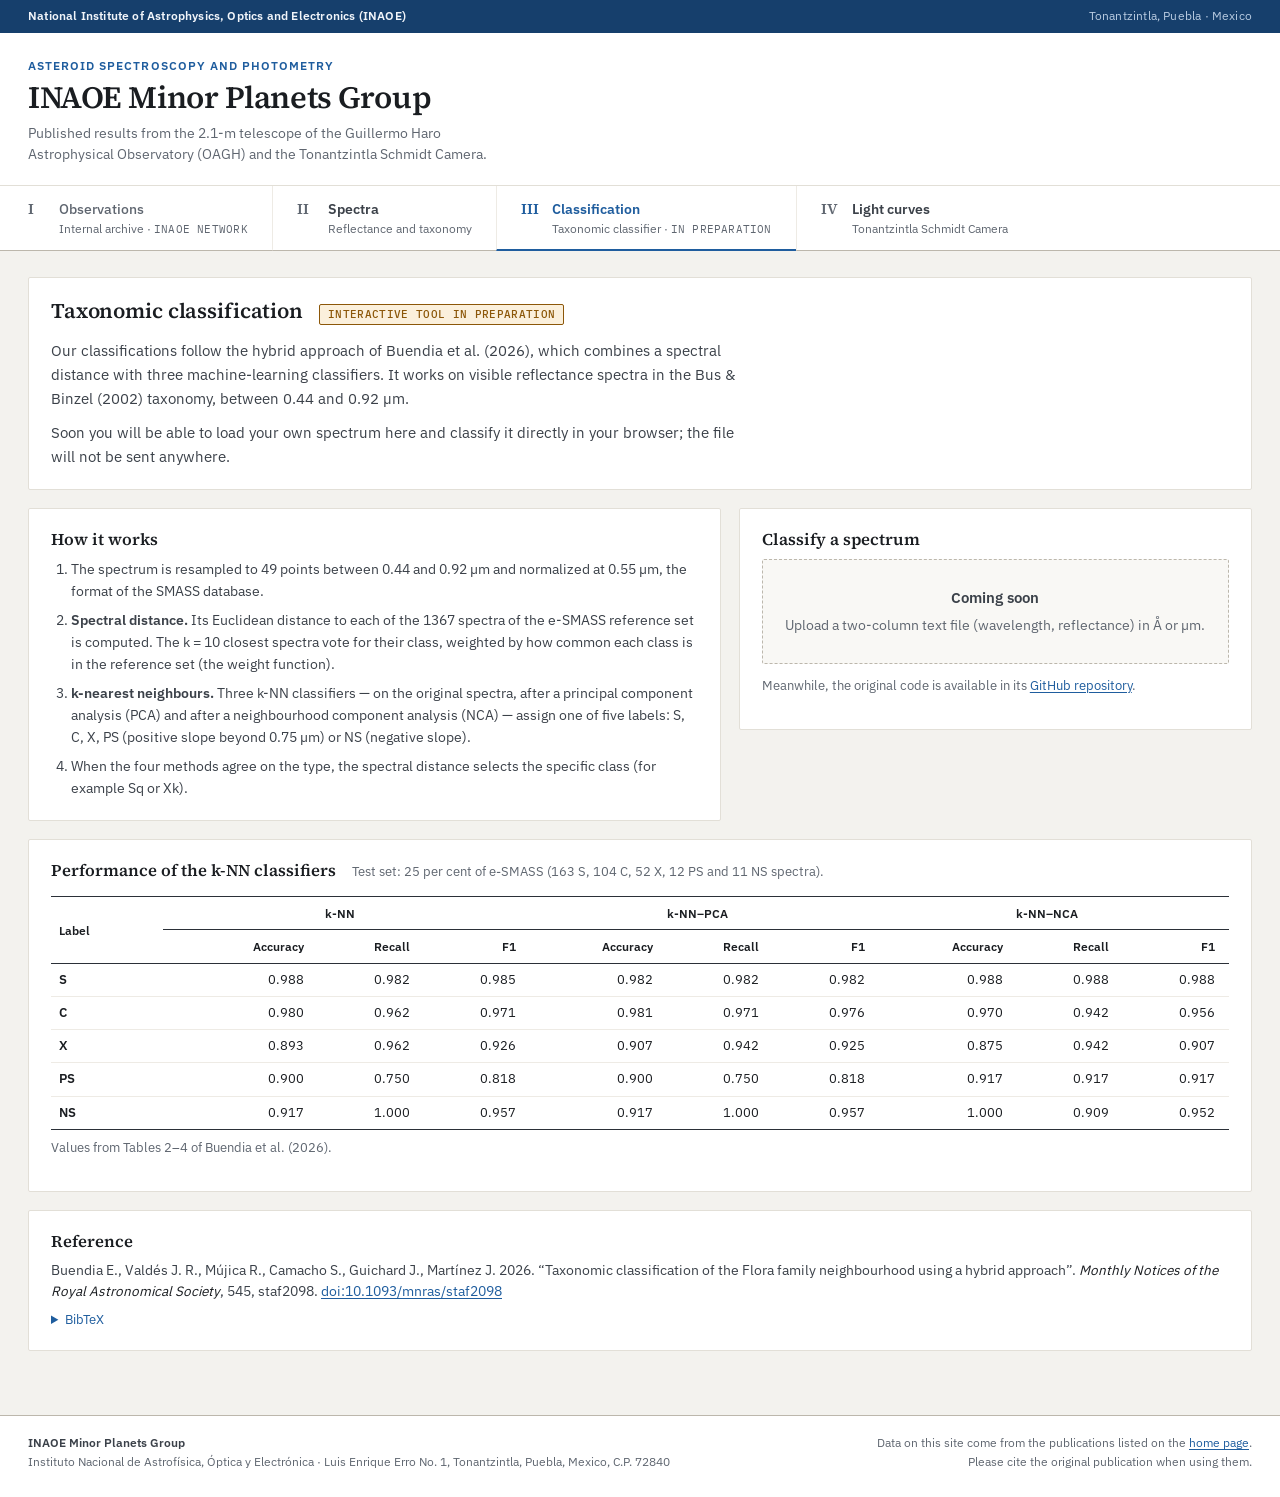
<file: classification/index.html>
<!doctype html>
<html lang="en">
<head>
<meta charset="utf-8">
<meta name="viewport" content="width=device-width, initial-scale=1">
<title>Classification · INAOE Minor Planets Group</title>
<meta name="description" content="Hybrid taxonomic classification of asteroid spectra: spectral distance with a weight function and three k-nearest-neighbour classifiers.">
<link rel="icon" href="../assets/favicon.svg" type="image/svg+xml">
<link rel="stylesheet" href="../estilo/fuentes.css">
<link rel="stylesheet" href="../estilo/portal.css">
<link rel="stylesheet" href="../assets/site.css">
</head>
<body>
<div id="cabecera"></div>
<main class="ancho" id="contenido"><p class="sub">Loading…</p></main>
<div id="pie"></div>
<script src="../assets/common.js"></script>
<script src="../assets/classification.js"></script>
</body>
</html>
</file>
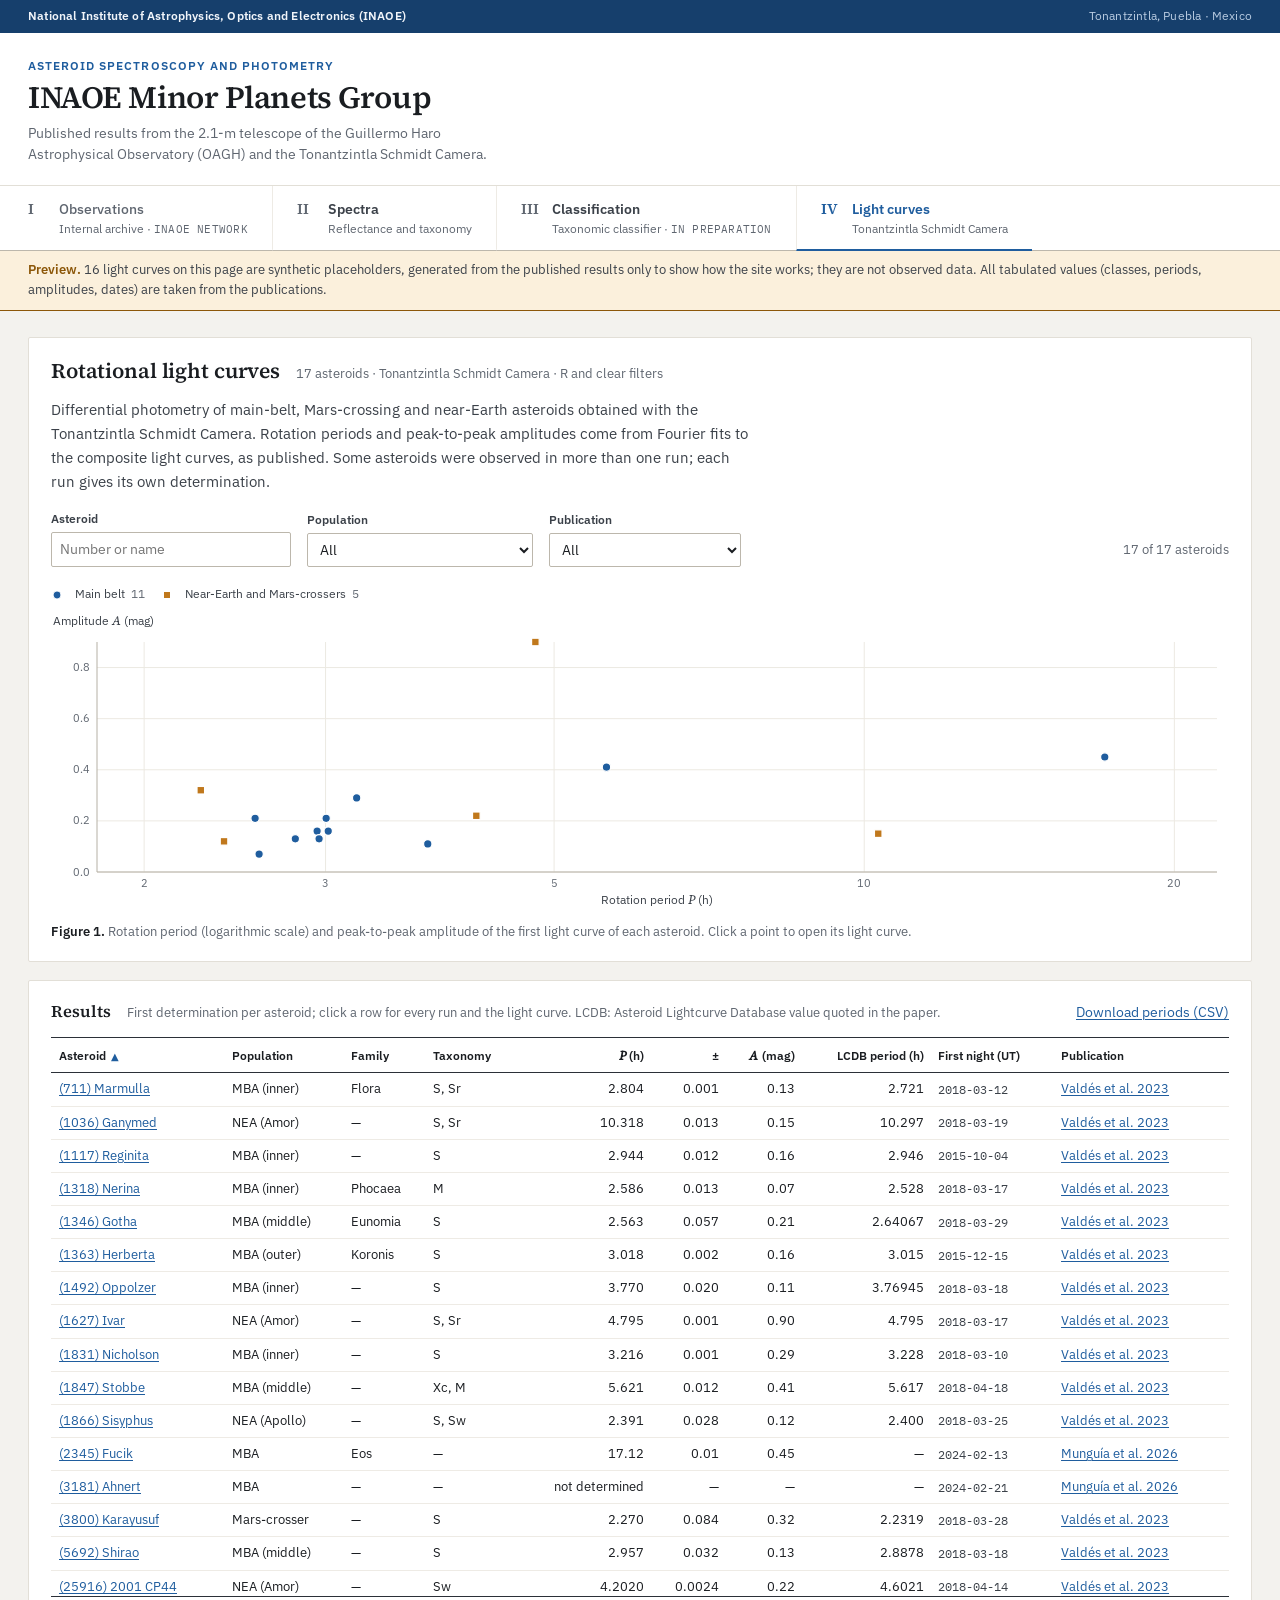
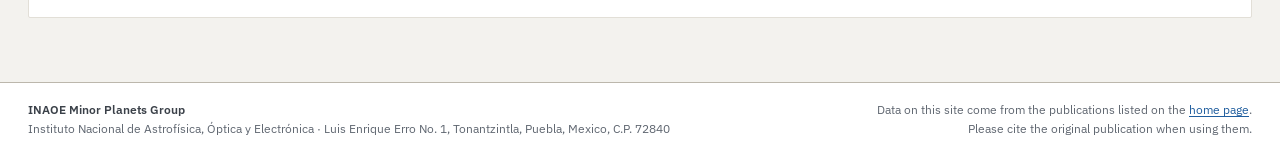
<file: lightcurves/index.html>
<!doctype html>
<html lang="en">
<head>
<meta charset="utf-8">
<meta name="viewport" content="width=device-width, initial-scale=1">
<title>Light curves · INAOE Minor Planets Group</title>
<meta name="description" content="Rotation periods and light-curve amplitudes of asteroids observed with the Tonantzintla Schmidt Camera.">
<link rel="icon" href="../assets/favicon.svg" type="image/svg+xml">
<link rel="stylesheet" href="../estilo/fuentes.css">
<link rel="stylesheet" href="../estilo/portal.css">
<link rel="stylesheet" href="../assets/site.css">
</head>
<body>
<div id="cabecera"></div>
<main class="ancho" id="contenido"><p class="sub">Loading…</p></main>
<div id="pie"></div>
<script src="../assets/common.js"></script>
<script src="../assets/lightcurves.js"></script>
</body>
</html>
</file>
<file: estilo/fuentes.css>
/* Tipografías del portal, incrustadas para que funcionen sin internet y al abrir con doble clic.
   IBM Plex Sans, IBM Plex Mono y Source Serif 4 — SIL Open Font License 1.1 */
@font-face{font-family:'IBM Plex Sans';font-style:normal;font-weight:400;font-display:swap;src:url([data-uri]) format('woff2');unicode-range:U+0000-00FF,U+0131,U+0152-0153,U+02BB-02BC,U+02C6,U+02DA,U+02DC,U+0304,U+0308,U+0329,U+2000-206F,U+20AC,U+2122,U+2191,U+2193,U+2212,U+2215,U+FEFF,U+FFFD}
@font-face{font-family:'IBM Plex Sans';font-style:normal;font-weight:500;font-display:swap;src:url([data-uri]) format('woff2');unicode-range:U+0000-00FF,U+0131,U+0152-0153,U+02BB-02BC,U+02C6,U+02DA,U+02DC,U+0304,U+0308,U+0329,U+2000-206F,U+20AC,U+2122,U+2191,U+2193,U+2212,U+2215,U+FEFF,U+FFFD}
@font-face{font-family:'IBM Plex Sans';font-style:normal;font-weight:600;font-display:swap;src:url([data-uri]) format('woff2');unicode-range:U+0000-00FF,U+0131,U+0152-0153,U+02BB-02BC,U+02C6,U+02DA,U+02DC,U+0304,U+0308,U+0329,U+2000-206F,U+20AC,U+2122,U+2191,U+2193,U+2212,U+2215,U+FEFF,U+FFFD}
@font-face{font-family:'IBM Plex Sans';font-style:normal;font-weight:400;font-display:swap;src:url([data-uri]) format('woff2');unicode-range:U+0370-0377,U+037A-037F,U+0384-038A,U+038C,U+038E-03A1,U+03A3-03FF}
@font-face{font-family:'IBM Plex Mono';font-style:normal;font-weight:400;font-display:swap;src:url([data-uri]) format('woff2');unicode-range:U+0000-00FF,U+0131,U+0152-0153,U+02BB-02BC,U+02C6,U+02DA,U+02DC,U+0304,U+0308,U+0329,U+2000-206F,U+20AC,U+2122,U+2191,U+2193,U+2212,U+2215,U+FEFF,U+FFFD}
@font-face{font-family:'IBM Plex Mono';font-style:normal;font-weight:500;font-display:swap;src:url([data-uri]) format('woff2');unicode-range:U+0000-00FF,U+0131,U+0152-0153,U+02BB-02BC,U+02C6,U+02DA,U+02DC,U+0304,U+0308,U+0329,U+2000-206F,U+20AC,U+2122,U+2191,U+2193,U+2212,U+2215,U+FEFF,U+FFFD}
@font-face{font-family:'IBM Plex Mono';font-style:normal;font-weight:600;font-display:swap;src:url([data-uri]) format('woff2');unicode-range:U+0000-00FF,U+0131,U+0152-0153,U+02BB-02BC,U+02C6,U+02DA,U+02DC,U+0304,U+0308,U+0329,U+2000-206F,U+20AC,U+2122,U+2191,U+2193,U+2212,U+2215,U+FEFF,U+FFFD}
@font-face{font-family:'Source Serif 4';font-style:normal;font-weight:600;font-display:swap;src:url([data-uri]) format('woff2');unicode-range:U+0000-00FF,U+0131,U+0152-0153,U+02BB-02BC,U+02C6,U+02DA,U+02DC,U+0304,U+0308,U+0329,U+2000-206F,U+20AC,U+2122,U+2191,U+2193,U+2212,U+2215,U+FEFF,U+FFFD}
@font-face{font-family:'Source Serif 4';font-style:italic;font-weight:400;font-display:swap;src:url([data-uri]) format('woff2');unicode-range:U+0000-00FF,U+0131,U+0152-0153,U+02BB-02BC,U+02C6,U+02DA,U+02DC,U+0304,U+0308,U+0329,U+2000-206F,U+20AC,U+2122,U+2191,U+2193,U+2212,U+2215,U+FEFF,U+FFFD}
@font-face{font-family:'Source Serif 4';font-style:italic;font-weight:400;font-display:swap;src:url([data-uri]) format('woff2');unicode-range:U+0370-0377,U+037A-037F,U+0384-038A,U+038C,U+038E-03A1,U+03A3-03FF}
</file>
<file: estilo/portal.css>
/* =====================================================================
   portal.css — Sistema visual del portal de planetas menores (módulos I–IV)
   Fuente única: repositorio público, carpeta estilo/. Los demás sitios lo incluyen
   tal cual (submódulo de git); no editar copias.
   ===================================================================== */
:root{
  color-scheme: light;
  /* Superficies: papel cálido, no gris frío */
  --bg:#f3f2ee; --surface:#ffffff; --surface-2:#f9f8f5; --surface-3:#efede7;
  --line:#e2dfd7; --line-soft:#eeebe5; --line-strong:#bcb7ac; --rule:#2b3038;
  --ink:#1a1d21; --ink-2:#3b4149; --muted:#5f6670;
  /* Identidad: azul INAOE */
  --band:#163f6c; --band-ink:#f1f5fa; --band-muted:#b8cbe1;
  --accent:#1f5d9e; --accent-hover:#174a80; --accent-soft:#e9f0f8; --on-accent:#ffffff;
  /* Resaltado puntual (objeto consultado) */
  --hl:#c8432a;
  /* Estados */
  --ok:#2a6a45; --ok-soft:#e5f1ea; --warn:#8c5709; --warn-soft:#fbf0dc; --bad:#a3392b; --bad-soft:#fbe9e5;
  /* Figuras (paleta validada para daltonismo) */
  --viz-neo:#1f5d9e; --viz-mca:#c0781c; --viz-mba:#a6acb4; --viz-grid:#ece9e2; --viz-axis:#b5b0a5; --viz-band:#f8f7f3;
  --font-serif:"Source Serif 4", Georgia, "Times New Roman", serif;
  --font-sans:"IBM Plex Sans", "Segoe UI", system-ui, -apple-system, Arial, sans-serif;
  --font-mono:"IBM Plex Mono", ui-monospace, SFMono-Regular, Consolas, "Liberation Mono", monospace;
  --r:2px;
}
@media (prefers-color-scheme: dark){
  :root{
    color-scheme: dark;
    --bg:#0e1217; --surface:#151a21; --surface-2:#1a2029; --surface-3:#222934;
    --line:#2a323d; --line-soft:#212831; --line-strong:#46505d; --rule:#c5ccd4;
    --ink:#e6e9ed; --ink-2:#c4cad2; --muted:#97a1ad;
    --band:#0f2a48; --band-ink:#e8eef5; --band-muted:#9fb5cf;
    --accent:#6fa3dd; --accent-hover:#8db7e6; --accent-soft:#1a2a3d; --on-accent:#0b1826;
    --hl:#e0664b;
    --ok:#6cc495; --ok-soft:#15301f; --warn:#e3a65a; --warn-soft:#352512; --bad:#ee8a7d; --bad-soft:#3a1f1b;
    --viz-neo:#5b93d4; --viz-mca:#c4862f; --viz-mba:#5b6470; --viz-grid:#232a34; --viz-axis:#4a5461; --viz-band:#181d25;
  }
}
*{box-sizing:border-box}
html,body{margin:0}
body{
  background:var(--bg); color:var(--ink);
  font:14px/1.55 var(--font-sans);
  -webkit-font-smoothing:antialiased; text-rendering:optimizeLegibility;
}
button,input,select{font:inherit; color:inherit}
a{color:var(--accent); text-decoration:underline; text-decoration-thickness:1px; text-underline-offset:2px}
a:hover{color:var(--accent-hover)}
var{font-family:var(--font-serif); font-style:italic; font-size:1.08em; letter-spacing:.01em}
.mono{font-family:var(--font-mono); font-size:.93em}
.ancho{max-width:1360px; margin:0 auto; padding-left:28px; padding-right:28px}
input:focus-visible,select:focus-visible,button:focus-visible,a:focus-visible{outline:2px solid var(--accent); outline-offset:1px}

/* ---------- Encabezado institucional ---------- */
.banda{background:var(--band); color:var(--band-ink); font-size:12px; letter-spacing:.015em}
.banda .ancho{display:flex; justify-content:space-between; gap:6px 24px; padding-top:7px; padding-bottom:7px; flex-wrap:wrap}
.banda .inst{font-weight:600}
.banda .sede{color:var(--band-muted)}
.cab{background:var(--surface); border-bottom:1px solid var(--line-strong)}
.titulo{display:flex; justify-content:space-between; align-items:flex-end; gap:20px 40px; padding-top:24px; padding-bottom:20px; flex-wrap:wrap}
.kicker{font-size:11.5px; font-weight:600; letter-spacing:.09em; text-transform:uppercase; color:var(--accent); margin-bottom:6px}
.marca h1{margin:0; font-family:var(--font-serif); font-weight:600; font-size:31px; line-height:1.12; letter-spacing:-.014em; color:var(--ink)}
.marca .desc{margin:8px 0 0; color:var(--muted); font-size:13.5px; max-width:62ch}
/* Tarjeta tipo encabezado FITS con el estado de la base */
.fits{
  margin:0; font-family:var(--font-mono); font-size:11.5px; line-height:1.65; color:var(--ink-2);
  background:var(--surface-2); border:1px solid var(--line); border-left:3px solid var(--accent);
  padding:8px 16px 8px 14px; white-space:pre; overflow-x:auto; max-width:100%;
}
.fits .k{color:var(--ink); font-weight:500}
.fits .c{color:var(--muted)}
.fits .v{color:var(--accent)}

/* Módulos del portal (I–IV) */
.modulos{display:flex; flex-wrap:wrap; border-top:1px solid var(--line)}
.mod{display:flex; align-items:baseline; gap:10px; padding:11px 24px 12px 0; text-decoration:none; color:var(--muted); border-bottom:2px solid transparent; margin-bottom:-1px}
.mod + .mod{padding-left:24px; border-left:1px solid var(--line-soft)}
.mod .num{font-family:var(--font-serif); font-weight:600; font-size:15px; color:var(--muted); min-width:1.4em}
.mod b{display:block; font-weight:600; font-size:13.5px; line-height:1.3; color:var(--ink-2)}
.mod small{display:block; font-size:11.5px; color:var(--muted); margin-top:1px}
.mod.activo{border-bottom-color:var(--accent)}
.mod.activo b, .mod.activo .num{color:var(--accent)}
a.mod:hover b{color:var(--accent)}
.mod.prox{cursor:default}
.mod.prox b{color:var(--muted); font-weight:500}
.estado{font-family:var(--font-mono); font-size:10.5px; letter-spacing:.02em; text-transform:uppercase}

/* Pestañas del módulo (fijas al hacer scroll) */
.pestanas{position:sticky; top:0; z-index:20; background:var(--surface-2); border-bottom:1px solid var(--line-strong)}
.pestanas .ancho{display:flex; align-items:stretch}
.pestanas .contexto{font-family:var(--font-serif); font-weight:600; color:var(--muted); font-size:13.5px; align-self:center; padding-right:18px; margin-right:8px; border-right:1px solid var(--line); white-space:nowrap}
nav[role=tablist]{display:flex; gap:2px; overflow-x:auto}
nav[role=tablist] button{
  background:none; border:0; padding:11px 14px 9px; cursor:pointer; color:var(--ink-2);
  border-bottom:2px solid transparent; font-weight:500; font-size:13.5px; white-space:nowrap;
}
nav[role=tablist] button:hover{color:var(--accent)}
nav[role=tablist] button[aria-selected=true]{color:var(--accent); border-bottom-color:var(--accent); font-weight:600}
nav .cuenta{
  display:inline-block; padding:0 6px; margin-left:6px; border-radius:var(--r);
  background:var(--warn-soft); color:var(--warn); font-family:var(--font-mono); font-size:11px; font-weight:600;
}

main{padding-top:26px; padding-bottom:64px}
.vista{display:none}
.vista.activa{display:block}
h2{font-family:var(--font-serif); font-weight:600; font-size:21px; line-height:1.25; margin:0 0 10px; letter-spacing:-.006em; color:var(--ink)}
h3{font-family:var(--font-serif); font-weight:600; font-size:16.5px; line-height:1.3; margin:0 0 8px; color:var(--ink)}
.sub{color:var(--muted); font-size:13px}
.panel{background:var(--surface); border:1px solid var(--line); border-radius:var(--r); padding:20px 22px}
.pila > * + *{margin-top:18px}
.cab-seccion{display:flex; align-items:baseline; gap:8px 16px; flex-wrap:wrap; margin-bottom:14px}
.cab-seccion h2, .cab-seccion h3{margin:0}
.cab-seccion .sub{margin:0}
.cab-seccion .der{margin-left:auto}

/* ---------- Buscador ---------- */
.fila-busqueda{display:flex; align-items:center; gap:10px 18px; flex-wrap:wrap}
.buscador{position:relative; flex:1 1 520px; max-width:720px}
.buscador::before{
  content:""; position:absolute; left:14px; top:50%; width:15px; height:15px; transform:translateY(-50%);
  background:var(--muted); pointer-events:none;
  -webkit-mask:url("data:image/svg+xml,%3Csvg xmlns='http://www.w3.org/2000/svg' viewBox='0 0 16 16'%3E%3Ccircle cx='6.5' cy='6.5' r='5' fill='none' stroke='black' stroke-width='1.7'/%3E%3Cpath d='M10.3 10.3 15 15' stroke='black' stroke-width='1.7' stroke-linecap='round'/%3E%3C/svg%3E") center/contain no-repeat;
          mask:url("data:image/svg+xml,%3Csvg xmlns='http://www.w3.org/2000/svg' viewBox='0 0 16 16'%3E%3Ccircle cx='6.5' cy='6.5' r='5' fill='none' stroke='black' stroke-width='1.7'/%3E%3Cpath d='M10.3 10.3 15 15' stroke='black' stroke-width='1.7' stroke-linecap='round'/%3E%3C/svg%3E") center/contain no-repeat;
}
.buscador input{
  width:100%; padding:11px 14px 11px 40px; font-size:15.5px;
  border:1px solid var(--line-strong); border-radius:var(--r); background:var(--surface);
}
.buscador input:focus-visible{outline-offset:0; border-color:var(--accent)}
.sugerencias{
  position:absolute; left:0; right:0; top:100%; margin-top:3px; background:var(--surface);
  border:1px solid var(--line-strong); border-radius:var(--r);
  box-shadow:0 8px 24px rgba(20,24,30,.14);
  list-style:none; margin-left:0; padding:3px; z-index:15; max-height:420px; overflow:auto;
}
.sugerencias li{padding:7px 10px; border-radius:var(--r); cursor:pointer; display:flex; justify-content:space-between; align-items:baseline; gap:12px}
.sugerencias li[aria-selected=true], .sugerencias li:hover{background:var(--accent-soft)}
.sugerencias small{color:var(--muted); font-family:var(--font-mono); font-size:11.5px}
.ayuda{color:var(--muted); font-size:13px; margin:8px 0 0}
.enlace{background:none; border:0; padding:0; color:var(--accent); cursor:pointer; text-decoration:underline; text-underline-offset:2px; font-size:13px}

/* ---------- Ficha de objeto ---------- */
.ficha-cab{display:flex; align-items:baseline; gap:10px 14px; flex-wrap:wrap; padding-bottom:12px; border-bottom:1px solid var(--line)}
.ficha-cab h2{font-size:27px; margin:0; letter-spacing:-.012em}
.ficha-cab .id{font-family:var(--font-mono); font-size:12px; color:var(--muted)}
.ficha-cab .etiquetas{margin:0 0 0 auto}
.etiquetas{display:flex; gap:6px; flex-wrap:wrap; margin-top:10px}
.etq{font-size:12px; padding:1px 8px; border-radius:var(--r); background:var(--surface); border:1px solid var(--line-strong); color:var(--ink-2); font-weight:500; white-space:nowrap}
.etq.neo{background:var(--accent-soft); border-color:var(--accent); color:var(--accent); font-family:var(--font-mono); font-weight:600; letter-spacing:.03em}
.etq.pha{background:var(--bad-soft); border-color:var(--bad); color:var(--bad); font-family:var(--font-mono); font-weight:600; letter-spacing:.03em}
.ficha-cuerpo{display:grid; grid-template-columns:minmax(0,1fr) minmax(0,1fr); gap:24px 36px; margin-top:18px; align-items:start}
/* Parámetros: tabla tipo artículo, variables en itálica */
.datos{display:grid; grid-template-columns:repeat(4,minmax(0,1fr)); margin:0; border-top:1.5px solid var(--rule); border-bottom:1.5px solid var(--rule)}
.datos div{padding:8px 12px 9px 0; border-bottom:1px solid var(--line-soft)}
.datos div:nth-last-child(-n+4){border-bottom:0}
.datos dt{font-size:12px; color:var(--muted)}
.datos dt var{color:var(--ink)}
.datos dd{margin:3px 0 0; font-family:var(--font-mono); font-size:15px; font-weight:500; color:var(--ink)}
.resumen-obs{margin:14px 0 0; color:var(--ink-2); font-size:13.5px}
.resumen-obs .alias{display:block; margin-top:4px; color:var(--muted); font-size:12.5px}

/* ---------- Figuras ---------- */
.fig{margin:0}
.fig .lienzo{position:relative; width:100%}
.fig svg{display:block; overflow:visible}
.fig figcaption{margin-top:10px; font-size:12.5px; color:var(--muted); line-height:1.5}
.fig figcaption b{color:var(--ink); font-weight:600}
.fig-cab{display:flex; align-items:center; gap:8px 18px; flex-wrap:wrap; margin-bottom:8px}
.leyenda{display:flex; gap:4px 16px; flex-wrap:wrap; font-size:12px; color:var(--ink-2)}
.leyenda span{display:inline-flex; align-items:center; gap:6px; white-space:nowrap}
.leyenda i{display:inline-block; width:8px; height:8px; border-radius:50%}
.leyenda .n{color:var(--muted); font-variant-numeric:tabular-nums}
.alternar{margin-left:auto; display:inline-flex; border:1px solid var(--line-strong); border-radius:var(--r); overflow:hidden}
.alternar button{border:0; background:var(--surface); padding:2px 10px; font-size:12px; cursor:pointer; color:var(--ink-2)}
.alternar button + button{border-left:1px solid var(--line-strong)}
.alternar button[aria-pressed=true]{background:var(--accent-soft); color:var(--accent); font-weight:600}
.viz text{font-family:var(--font-sans); font-size:11px; fill:var(--muted); font-variant-numeric:tabular-nums}
.viz .titulo-eje{font-size:11.5px; fill:var(--ink-2)}
.viz .grid line{stroke:var(--viz-grid); stroke-width:1}
.viz .eje{stroke:var(--viz-axis); stroke-width:1}
.viz .umbral{stroke:var(--muted); stroke-width:1; stroke-dasharray:3 3; fill:none; opacity:.7}
.viz .barra-dato{fill:var(--accent)}
.viz .col:hover .barra-dato, .viz .col:focus .barra-dato{fill:var(--accent-hover)}
.viz .col:focus{outline:none}
.viz .col:focus .zona{stroke:var(--accent); stroke-width:1}
.viz .zona{fill:transparent; cursor:pointer}
.viz .fuera{fill:var(--warn)}
.tip{
  position:fixed; pointer-events:none; z-index:60; background:var(--surface); color:var(--ink);
  border:1px solid var(--line-strong); box-shadow:0 6px 18px rgba(20,24,30,.16);
  padding:6px 10px 7px; font-size:12px; border-radius:var(--r); max-width:280px; line-height:1.45;
}
.tip strong{display:block; font-size:13px; font-weight:600}
.tip span{display:block; color:var(--muted)}
.tip .mono{color:var(--ink-2)}
.rejilla-2{display:grid; grid-template-columns:minmax(0,1.35fr) minmax(0,1fr); gap:18px; align-items:start}
.notas{margin:12px 0 0; padding:9px 12px; font-size:12.5px; color:var(--ink-2); background:var(--warn-soft); border-left:3px solid var(--warn)}
details.datos-fig{margin-top:10px; font-size:12.5px}
details.datos-fig summary{cursor:pointer; color:var(--accent); width:max-content}
details.datos-fig table{margin-top:8px; width:auto}

/* ---------- Tablas (estilo booktabs) ---------- */
.barra{display:flex; align-items:center; gap:8px; flex-wrap:wrap; margin-bottom:10px}
.barra .sub{margin-right:auto}
.btn{
  border:1px solid var(--line-strong); background:var(--surface); color:var(--ink-2);
  padding:5px 12px; border-radius:var(--r); cursor:pointer;
  font-size:13px; font-weight:500; transition:border-color .1s, color .1s, background .1s;
}
.btn:hover{border-color:var(--accent); color:var(--accent)}
.btn.primario{background:var(--accent); border-color:var(--accent); color:var(--on-accent); font-weight:600}
.btn.primario:hover{background:var(--accent-hover); border-color:var(--accent-hover); color:var(--on-accent)}
.btn:disabled{opacity:.42; cursor:default; color:var(--ink-2); border-color:var(--line-strong)}
.btn.primario:disabled{color:var(--on-accent); background:var(--accent); border-color:var(--accent)}
.tabla-cont{overflow:auto; max-height:560px; background:var(--surface); border-top:1.5px solid var(--rule); border-bottom:1.5px solid var(--rule)}
table{border-collapse:separate; border-spacing:0; width:100%; font-size:13px}
th,td{padding:6px 14px 6px 0; text-align:left; white-space:nowrap}
th:first-child, td:first-child{padding-left:8px}
td{border-bottom:1px solid var(--line-soft)}
tbody tr:last-child td{border-bottom:0}
thead th{
  position:sticky; top:0; z-index:1; background:var(--surface);
  font-weight:600; font-size:12px; color:var(--ink); padding-top:8px; padding-bottom:7px;
  box-shadow:inset 0 -1px 0 var(--rule); cursor:pointer; user-select:none;
}
thead th:hover{color:var(--accent)}
thead th.sel{cursor:default; width:32px}
thead th[data-orden]::after{content:attr(data-orden); margin-left:5px; color:var(--accent); font-size:10px}
th.num, td.num{text-align:right}
td.num{font-variant-numeric:tabular-nums}
td.mono{font-family:var(--font-mono); font-size:12.3px; color:var(--ink-2)}
tbody tr:hover{background:var(--accent-soft)}
tbody tr.marcada{background:var(--accent-soft)}
tbody tr.clic{cursor:pointer}
tbody tr.activa{box-shadow:inset 3px 0 0 var(--accent); background:var(--accent-soft)}
table.simple{width:100%}
table.simple thead th{position:static; cursor:default}
table.simple thead th:hover{color:var(--ink)}
.tabla-simple{border-top:1.5px solid var(--rule); border-bottom:1.5px solid var(--rule)}
.mas{display:block; width:100%; border:0; border-top:1px solid var(--line); background:var(--surface-2); padding:8px; cursor:pointer; color:var(--accent); font-weight:600; font-size:13px}
.mas:hover{background:var(--surface-3)}
.vacio{padding:28px; text-align:center; color:var(--muted); font-style:italic}

.si{color:var(--ok); font-family:var(--font-mono); font-weight:600}
.no{color:var(--bad); font-family:var(--font-mono)}
.aviso{display:inline-block; font-size:11.5px; padding:0 6px; border-radius:var(--r); background:var(--warn-soft); border:1px solid var(--warn); color:var(--warn); font-weight:600}
.cfg{font-size:12px; color:var(--muted); font-family:var(--font-mono)}

/* ---------- Búsqueda avanzada ---------- */
.filtros{display:grid; grid-template-columns:repeat(auto-fill,minmax(210px,1fr)); gap:14px 20px}
.campo label,.campo legend{display:block; font-size:12px; font-weight:600; color:var(--ink-2); margin-bottom:4px; padding:0}
.campo input:not([type=checkbox]),.campo select{
  width:100%; padding:6px 8px; border:1px solid var(--line-strong);
  border-radius:var(--r); background:var(--surface); font-size:13.5px;
}
.rango{display:grid; grid-template-columns:1fr auto 1fr; gap:6px; align-items:center}
.rango input{font-family:var(--font-mono); font-size:13px}
.rango span{color:var(--muted)}
fieldset.campo{border:0; margin:0; padding:0}
#filtros fieldset.campo{grid-row:span 2}
.clases{display:flex; flex-direction:column; gap:3px; max-height:122px; overflow:auto; font-size:13px; border:1px solid var(--line); padding:6px 8px; border-radius:var(--r); background:var(--surface-2)}
.clases label{display:flex; gap:6px; align-items:center; color:var(--ink); margin:0; font-weight:400}
.acciones{display:flex; gap:10px; flex-wrap:wrap; align-items:center; padding-top:14px; border-top:1px solid var(--line)}

/* ---------- Selector de columnas ---------- */
dialog{
  border:1px solid var(--line-strong); border-radius:var(--r); padding:0;
  width:min(860px,calc(100vw - 32px)); max-height:calc(100vh - 48px);
  background:var(--surface); color:var(--ink); box-shadow:0 18px 50px rgba(15,20,28,.3);
}
dialog::backdrop{background:rgba(15,20,28,.5)}
.dlg{display:flex; flex-direction:column; max-height:calc(100vh - 50px)}
.dlg-cab{padding:16px 20px 12px; border-bottom:1px solid var(--line); background:var(--surface-2)}
.dlg-cuerpo{padding:6px 20px 16px; overflow:auto}
.dlg-pie{padding:12px 20px; border-top:1px solid var(--line); display:flex; gap:8px; align-items:center; background:var(--surface-2)}
.dlg-pie .sub{margin-right:auto}
.grupo-cols{margin-top:16px}
.grupo-cols .barra{margin-bottom:6px}
.grupo-cols h3{font-size:15px}
.grupo-cols input[type=search]{padding:4px 8px; border:1px solid var(--line-strong); border-radius:var(--r); background:var(--surface); width:190px; font-size:13px}
.lista-cols{display:grid; grid-template-columns:repeat(auto-fill,minmax(195px,1fr)); gap:3px 12px; font-size:12.5px; font-family:var(--font-mono)}
.lista-cols label{display:flex; gap:6px; align-items:center; padding:2px 0; overflow:hidden; text-overflow:ellipsis; white-space:nowrap}
.lista-cols label.oculta{display:none}

/* ---------- Pie ---------- */
.pie{border-top:1px solid var(--line-strong); background:var(--surface); color:var(--muted); font-size:12px}
.pie .ancho{display:flex; justify-content:space-between; gap:12px 40px; flex-wrap:wrap; padding-top:18px; padding-bottom:26px}
.pie b{color:var(--ink-2); font-weight:600}

@media (max-width:980px){
  .ficha-cuerpo, .rejilla-2{grid-template-columns:minmax(0,1fr)}
}
@media (max-width:860px){
  .ancho{padding-left:14px; padding-right:14px}
  .pestanas .contexto{display:none}
  .mod + .mod{padding-left:14px}
  .mod{padding-right:14px}
  .datos{grid-template-columns:repeat(2,minmax(0,1fr))}
  .datos div:nth-last-child(-n+4){border-bottom:1px solid var(--line-soft)}
  .datos div:nth-last-child(-n+2){border-bottom:0}
  .ficha-cab .etiquetas{margin-left:0}
  .modulos{display:grid; grid-template-columns:1fr 1fr}
  .mod + .mod{border-left:0; padding-left:0}
  .mod{padding-right:8px}
  #filtros fieldset.campo{grid-row:auto}
}
@media print{
  .pestanas, .modulos, .buscador, .btn, .alternar{display:none !important}
  body{background:#fff}
  .panel{border:0; padding:0}
}
</file>
<file: assets/site.css>
/* site.css — Styles specific to the public site. The shared visual system is in estilo/portal.css. */

:root{
  /* Taxonomic complexes. S, C and X pass colour-blindness checks; V is told apart by shape and tone. */
  --cx-s:#1f5d9e; --cx-c:#c0781c; --cx-x:#179c6c; --cx-v:#3b4149; --cx-o:#8a8f96;
  --lc-mb:#1f5d9e; --lc-ne:#c0781c;
}
@media (prefers-color-scheme: dark){
  :root{ --cx-s:#5b93d4; --cx-c:#c4862f; --cx-x:#2ea578; --cx-v:#d6dbe1; --cx-o:#8a939e; --lc-mb:#5b93d4; --lc-ne:#c4862f; }
}

.marca h1 a{color:inherit; text-decoration:none}
.marca h1 a:hover{color:var(--accent)}

/* Preview notice (shown while any dataset is still synthetic) */
.vista-previa{background:var(--warn-soft); border-bottom:1px solid var(--warn); color:var(--ink-2); font-size:13px}
.vista-previa .ancho{padding-top:9px; padding-bottom:9px}
.vista-previa b{color:var(--warn)}

/* Lead paragraph */
.entrada{font-size:15px; line-height:1.6; color:var(--ink-2); max-width:78ch; margin:0}
.entrada + .entrada{margin-top:10px}

/* Module cards on the home page */
.tarjetas{display:grid; grid-template-columns:repeat(3,minmax(0,1fr)); gap:16px; margin-top:20px}
.tarjeta{display:flex; flex-direction:column; gap:6px; border:1px solid var(--line); border-top:3px solid var(--accent);
  background:var(--surface); padding:16px 18px 18px; text-decoration:none; color:inherit; border-radius:var(--r)}
a.tarjeta:hover{border-color:var(--accent)}
a.tarjeta:hover h3{color:var(--accent)}
.tarjeta .rotulo{font-family:var(--font-serif); font-weight:600; color:var(--accent); font-size:14px}
.tarjeta h3{margin:0}
.tarjeta .cifra{font-size:30px; font-weight:600; line-height:1.1; color:var(--ink); margin-top:4px}
.tarjeta .cifra small{font-size:13px; font-weight:500; color:var(--muted); margin-left:6px}
.tarjeta p{margin:0; color:var(--muted); font-size:13px}
.tarjeta.prox{border-top-color:var(--line-strong)}
.tarjeta.prox .rotulo, .tarjeta.prox .cifra{color:var(--muted)}

/* Facilities list */
.instalaciones{display:grid; gap:14px; margin:0}
.instalaciones div{border-left:3px solid var(--line-strong); padding:2px 0 2px 14px}
.instalaciones dt{font-weight:600; color:var(--ink)}
.instalaciones dd{margin:3px 0 0; color:var(--ink-2); font-size:13px}

/* Filter row */
.filtros-fila{display:flex; flex-wrap:wrap; gap:10px 16px; align-items:flex-end; margin:4px 0 18px}
.filtros-fila .campo label{display:block; font-size:12px; font-weight:600; color:var(--ink-2); margin-bottom:4px}
.filtros-fila input, .filtros-fila select{padding:6px 8px; border:1px solid var(--line-strong); border-radius:var(--r); background:var(--surface); font-size:13.5px}
.filtros-fila input[type=search]{width:240px}
.filtros-fila .cuenta-res{margin-left:auto; color:var(--muted); font-size:13px; padding-bottom:7px}

/* Tables */
.tabla-cont.corta{max-height:none}
td a{white-space:nowrap}
.pub-tabla td{white-space:normal; vertical-align:top}
.pub-tabla td.titulo-pub{min-width:320px}
.pub-tabla .autores{display:block; color:var(--muted); font-size:12.5px; margin-top:2px}

/* Badges */
.etq.sint{background:var(--warn-soft); border-color:var(--warn); color:var(--warn); font-family:var(--font-mono); font-size:11px; letter-spacing:.03em; text-transform:uppercase}
.etq.cx{font-weight:600}
.etq.ok{background:var(--ok-soft); border-color:var(--ok); color:var(--ok)}
.punto-cx{display:inline-block; width:9px; height:9px; margin-right:6px; vertical-align:baseline}

/* Object view */
.volver{margin-bottom:12px}
.tabla-metodos td.num{width:90px}
.descargas{display:flex; gap:10px; flex-wrap:wrap; margin-top:14px}
.descargas a{font-size:13px}
.cita{font-size:13.5px; color:var(--ink-2); margin:0}
.cita i{color:var(--ink)}
pre.bibtex{margin:10px 0 0; padding:10px 12px; background:var(--surface-2); border:1px solid var(--line); font-family:var(--font-mono);
  font-size:12px; line-height:1.5; white-space:pre-wrap; color:var(--ink-2)}
.opciones-fig{display:flex; gap:6px 14px; flex-wrap:wrap; align-items:center; font-size:12.5px; color:var(--ink-2)}
.opciones-fig label{display:inline-flex; gap:6px; align-items:center}

/* Classification page */
.pasos{margin:0; padding-left:20px; color:var(--ink-2)}
.pasos li + li{margin-top:8px}
.zona-subida{border:1.5px dashed var(--line-strong); border-radius:var(--r); padding:26px 20px; text-align:center; color:var(--muted); background:var(--surface-2)}
.zona-subida b{display:block; color:var(--ink-2); font-size:15px; margin-bottom:6px}

/* Charts */
.viz .barra-cx{stroke:none}
.viz .col-barra:hover .barra-cx{opacity:.8}
.viz .etiqueta-valor{fill:var(--ink-2); font-size:11px}
.viz .error{stroke:var(--line-strong); stroke-width:1}
.viz .linea-obj{fill:none; stroke:var(--accent); stroke-width:1.6; stroke-linejoin:round}
.viz .linea-media{fill:none; stroke:var(--muted); stroke-width:2; stroke-dasharray:6 4; opacity:.9}
.viz .cruz{stroke:var(--ink-2); stroke-width:1; opacity:.5}
/* Orbital figures */
.viz .limite-orb{fill:none; stroke:var(--muted); stroke-width:1.4; opacity:.85}
.viz .resonancia-mm{stroke:var(--muted); stroke-width:1.4; stroke-dasharray:6 4; opacity:.85}
.viz .resonancia-sec{fill:none; stroke:var(--ink); stroke-width:1.6; stroke-dasharray:7 4}
.viz .rotulo-linea{fill:var(--ink-2); font-size:11.5px}
.viz .rotulo-region{fill:var(--ink); font-size:12.5px; font-weight:600}
.viz .rotulo-region.grande{font-size:15px}
.viz .fondo-pob{fill:var(--viz-mba); opacity:.35}

@media (min-width:981px){
  .figs-catalogo{grid-template-columns:minmax(0,1fr) minmax(0,1.25fr)}
}
@media (max-width:980px){
  .tarjetas{grid-template-columns:minmax(0,1fr)}
}
@media (max-width:860px){
  .filtros-fila input[type=search]{width:100%}
  .filtros-fila .cuenta-res{margin-left:0}
}

/* home: introduction in two columns and the two orbital figures side by side on wide screens */
.intro-cols .entrada{max-width:none}
.figs-orbitales{display:grid; grid-template-columns:minmax(0,1fr); gap:22px}
.figs-orbitales .fig{margin:0}
@media (min-width:981px){
  .intro-cols{display:grid; grid-template-columns:minmax(0,1fr) minmax(0,1fr); gap:0 40px; align-items:start}
  .intro-cols .entrada{text-align:justify; hyphens:auto; -webkit-hyphens:auto}     /* justified only where lines are long enough */
  .intro-cols .entrada + .entrada{margin-top:0}
  .figs-orbitales{grid-template-columns:minmax(0,1fr) minmax(0,1fr); gap:28px}
  .instalaciones{grid-template-columns:minmax(0,1fr) minmax(0,1fr); gap:14px 28px}
}
</file>
